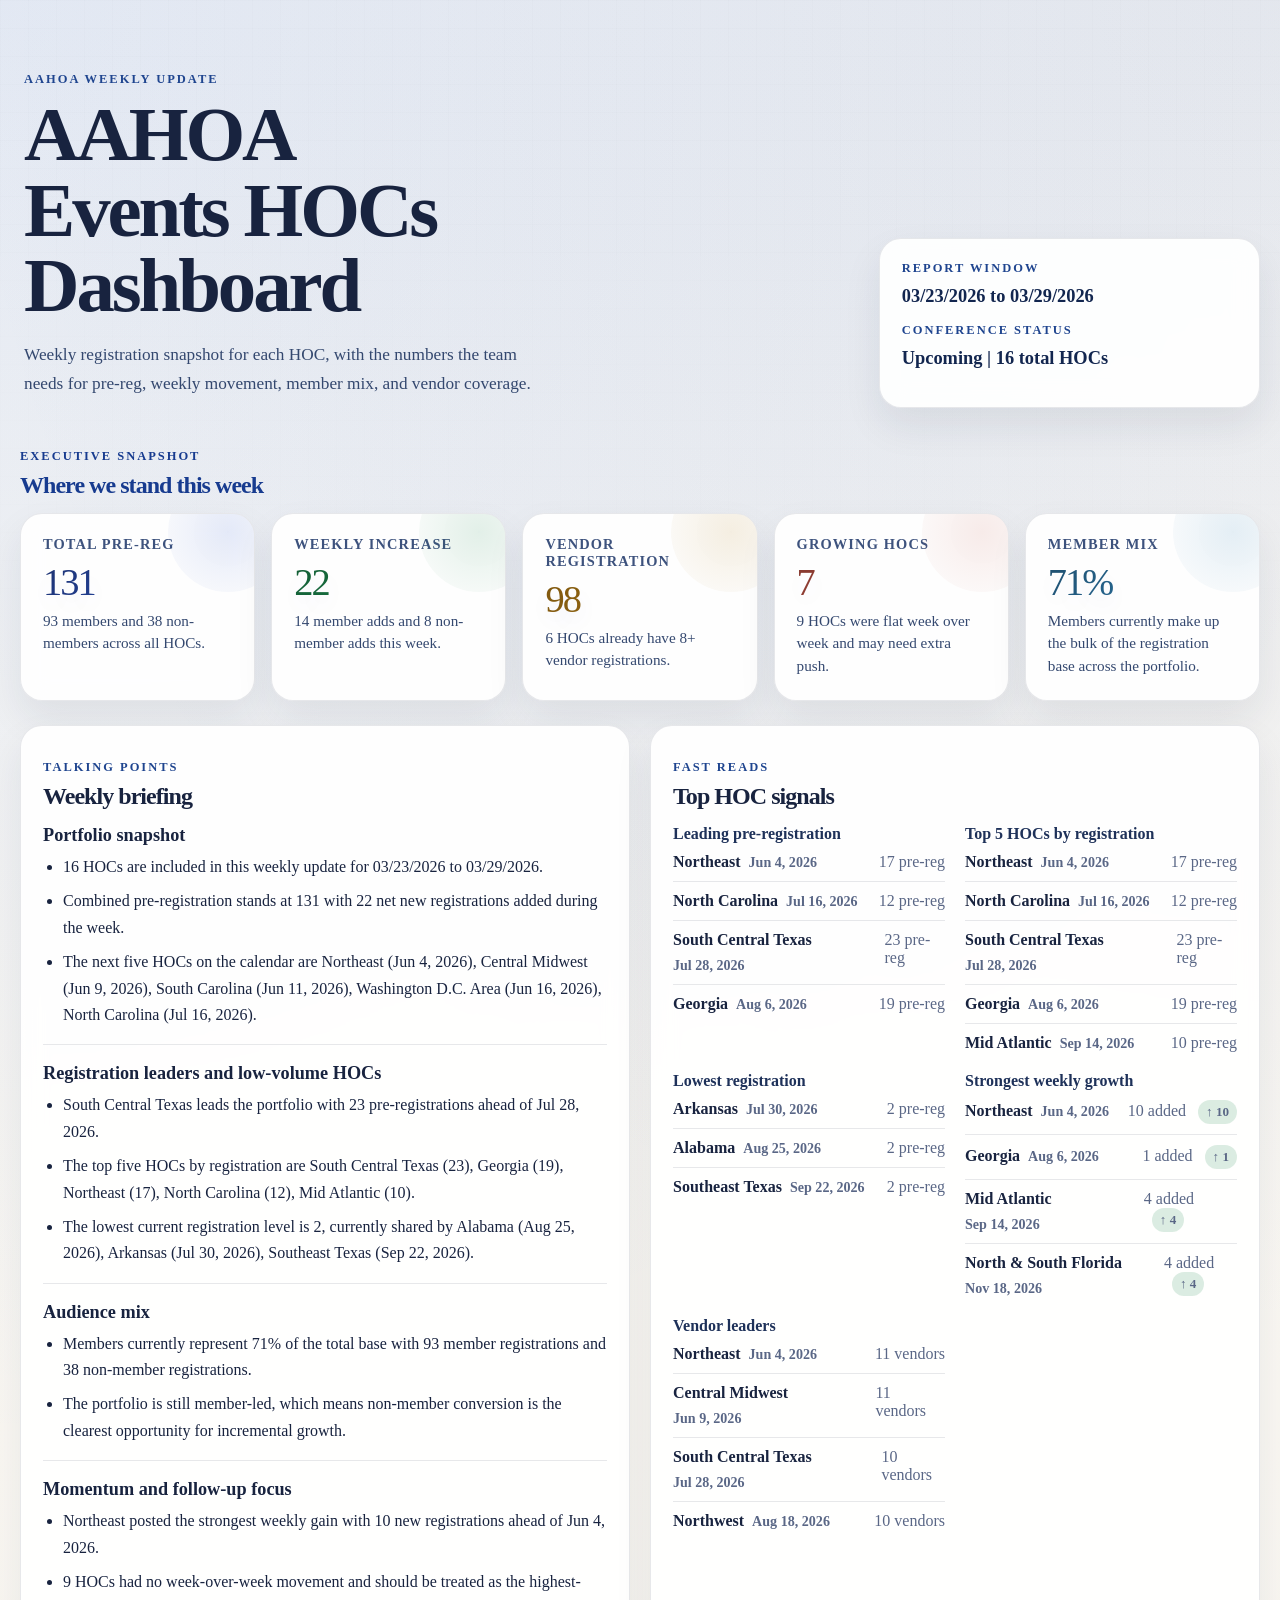
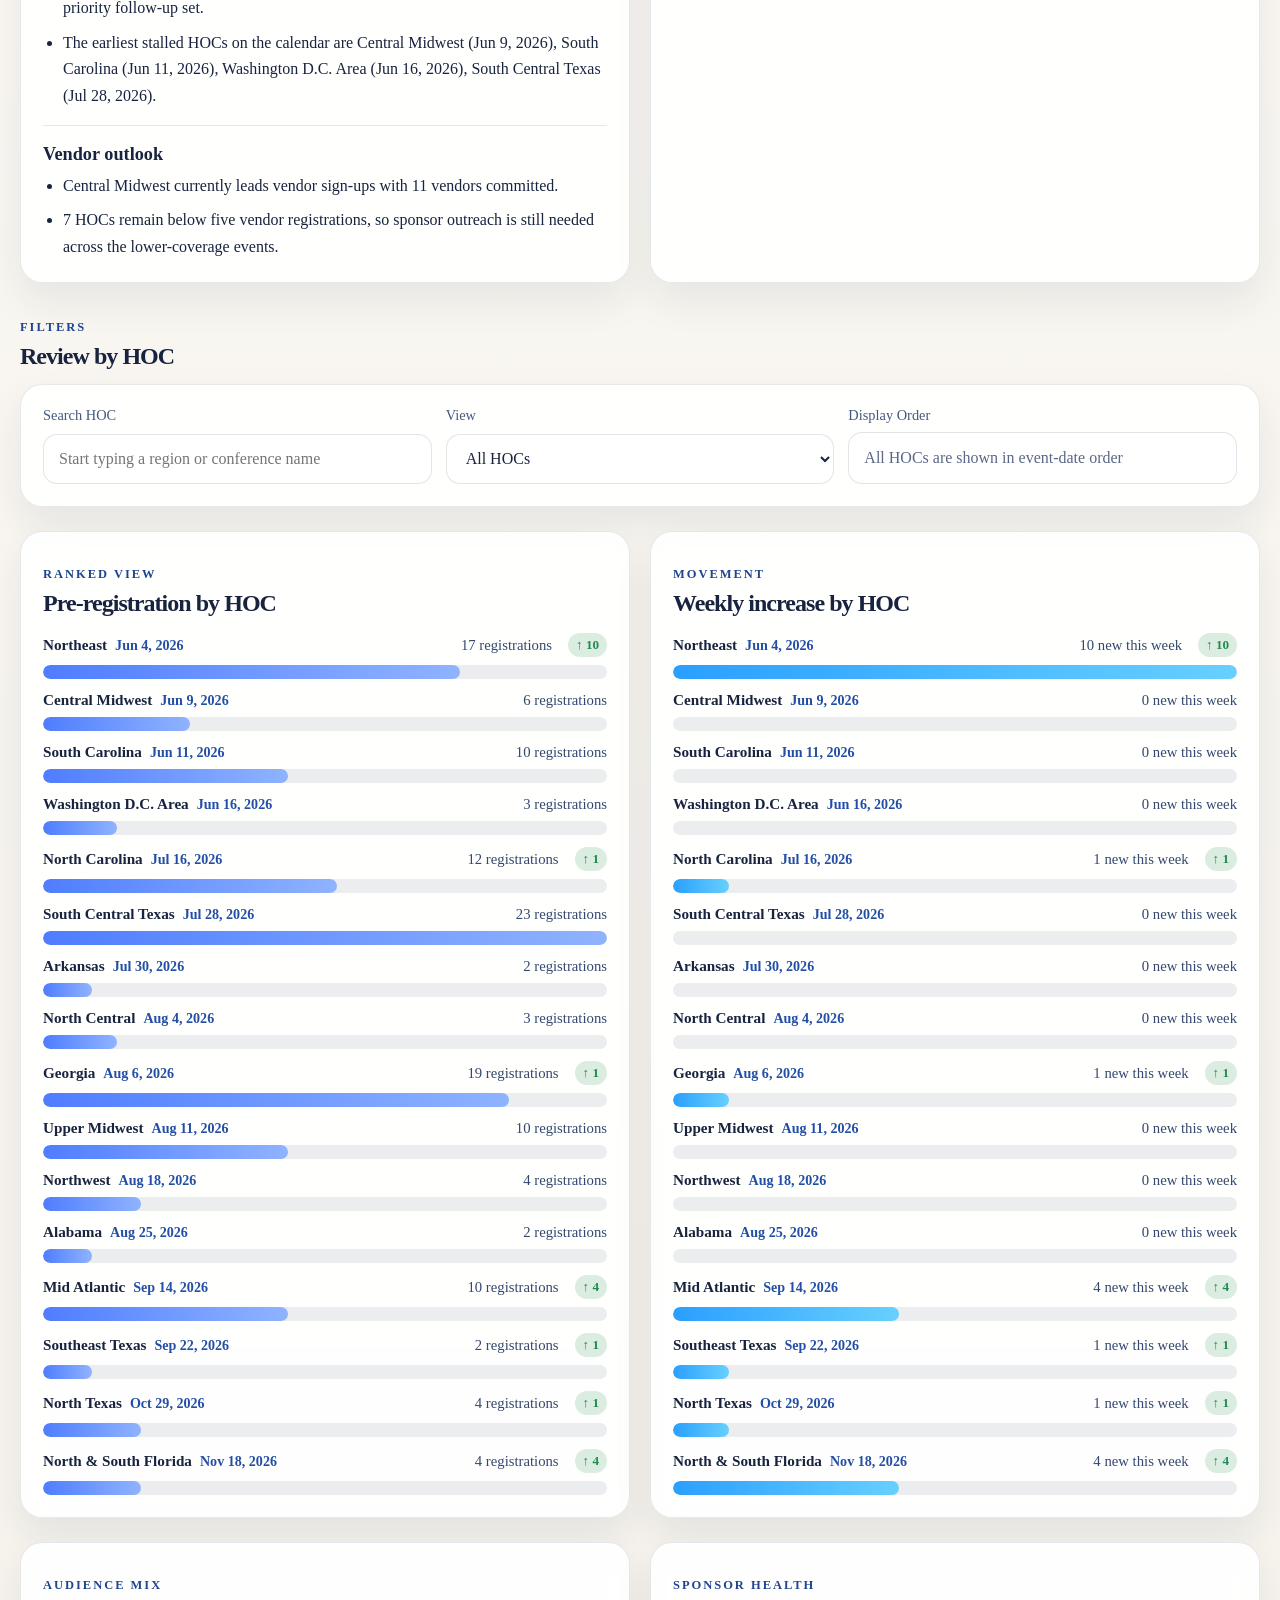
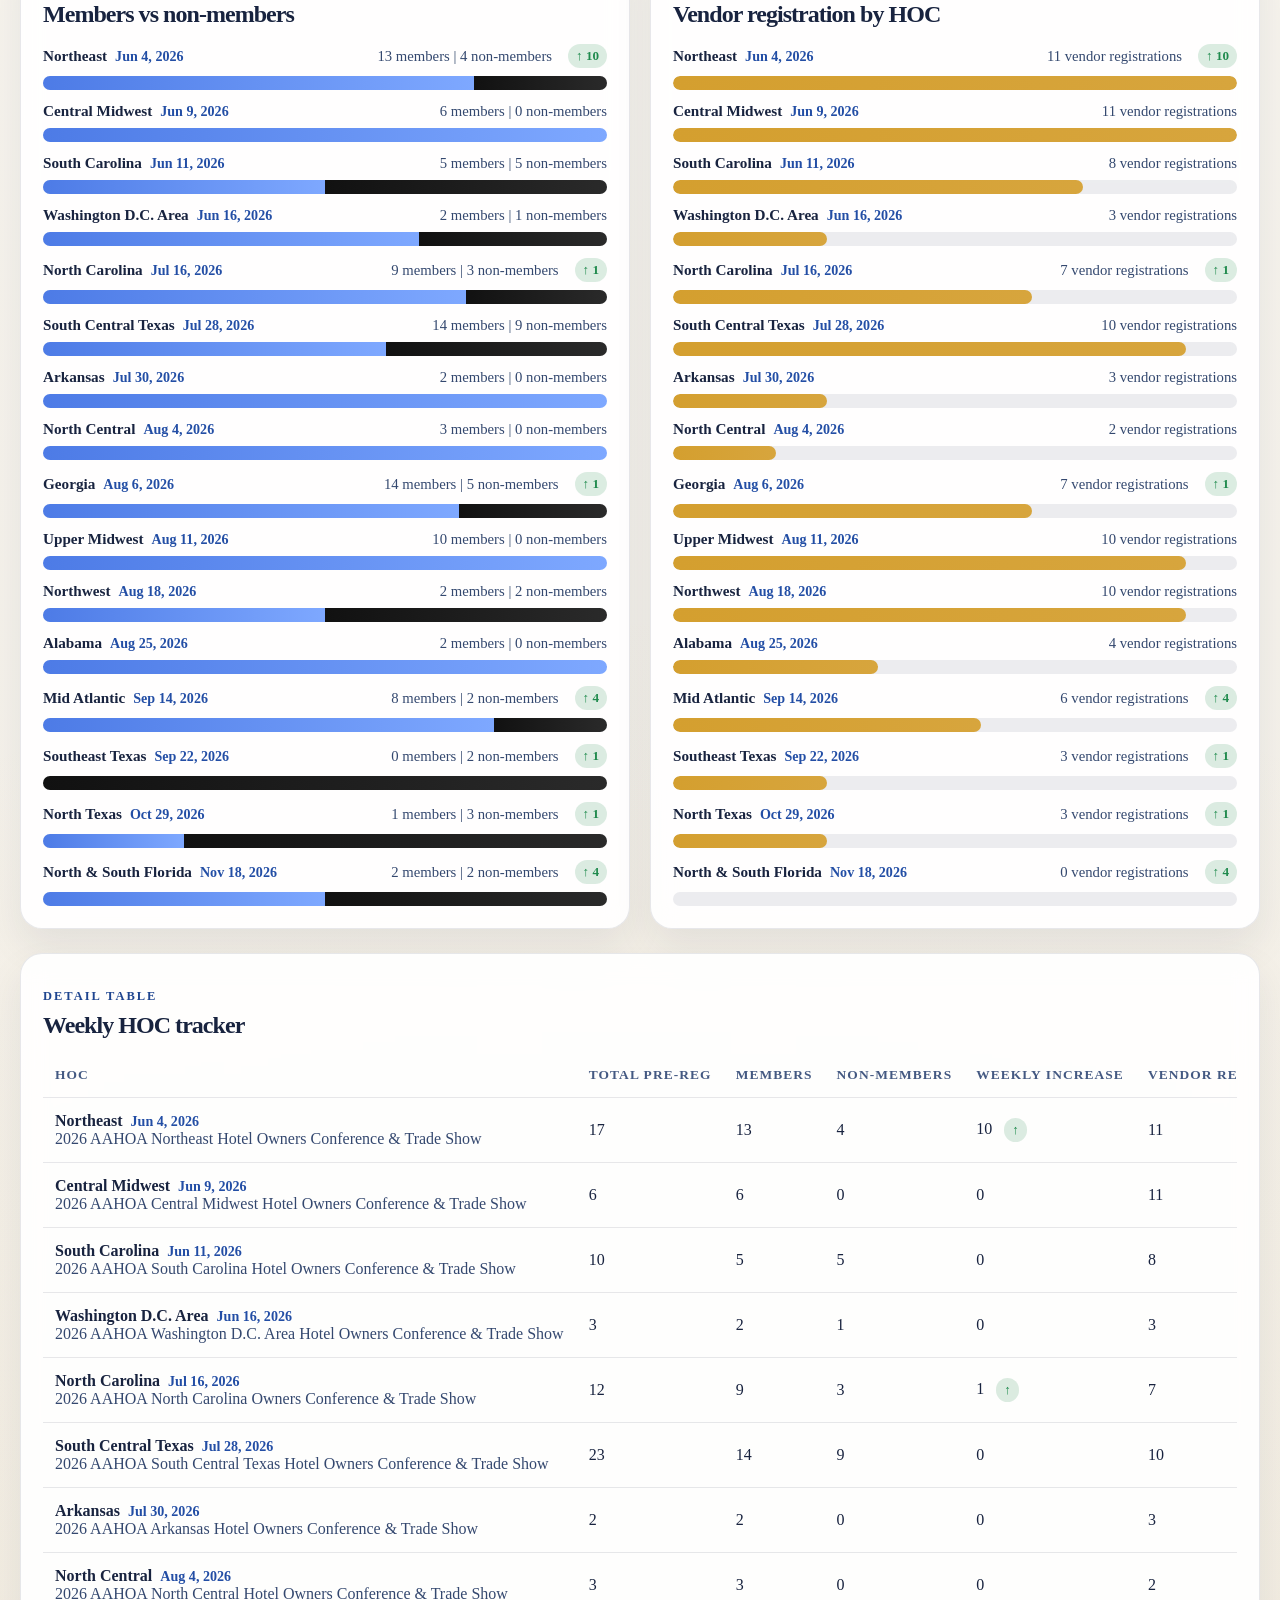
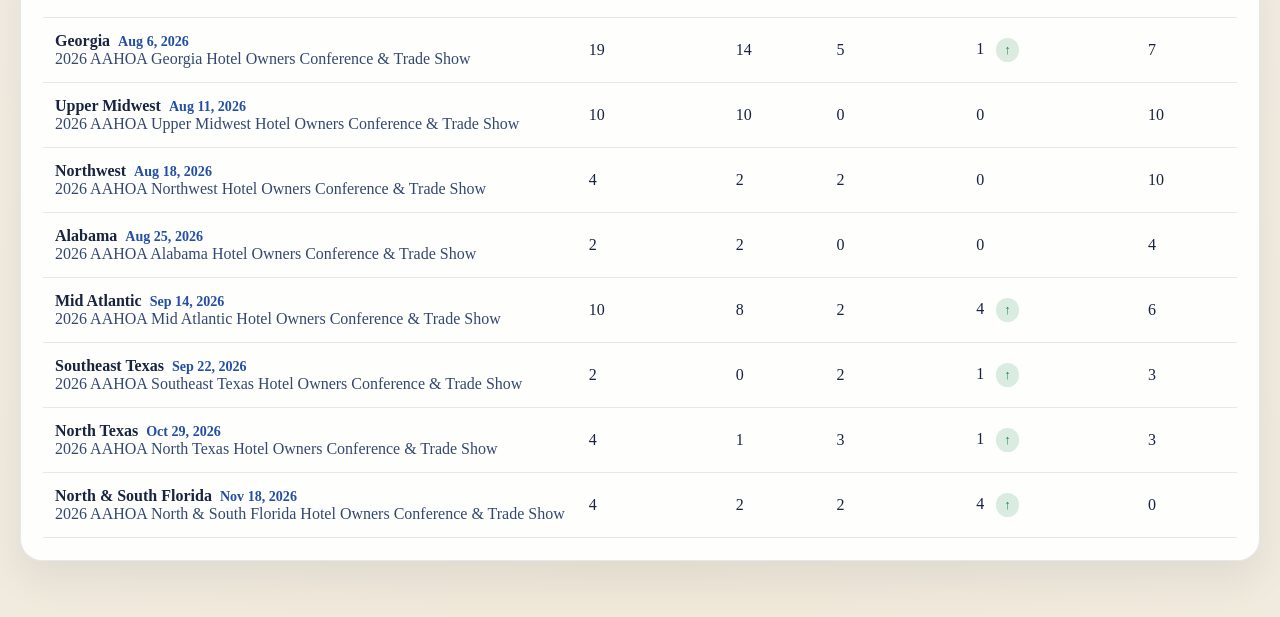
<file: index.html>
<!DOCTYPE html>
<html lang="en">
  <head>
    <meta charset="UTF-8" />
    <meta name="viewport" content="width=device-width, initial-scale=1.0" />
    <title>AAHOA Events HOCs Dashboard</title>
    <link rel="stylesheet" href="./styles.css" />
  </head>
  <body>
    <div class="page-shell">
      <header class="hero">
        <div class="hero-copy">
          <p class="eyebrow">AAHOA Weekly Update</p>
          <h1>AAHOA Events HOCs Dashboard</h1>
          <p class="hero-text">
            Weekly registration snapshot for each HOC, with the numbers the team needs for pre-reg,
            weekly movement, member mix, and vendor coverage.
          </p>
        </div>
        <div class="hero-meta panel">
          <span class="meta-label">Report Window</span>
          <strong id="reportWindow">Loading...</strong>
          <span class="meta-label">Conference Status</span>
          <strong id="statusSummary">Loading...</strong>
        </div>
      </header>

      <main>
        <section class="section">
          <div class="section-heading">
            <div>
              <p class="eyebrow">Executive Snapshot</p>
              <h2>Where we stand this week</h2>
            </div>
          </div>
          <div id="summaryCards" class="summary-grid"></div>
        </section>

        <section class="section two-column">
          <article class="panel">
            <div class="panel-heading">
              <div>
                <p class="eyebrow">Talking Points</p>
                <h2>Weekly briefing</h2>
              </div>
            </div>
            <div id="briefingList" class="briefing-list"></div>
          </article>

          <article class="panel">
            <div class="panel-heading">
              <div>
                <p class="eyebrow">Fast Reads</p>
                <h2>Top HOC signals</h2>
              </div>
            </div>
            <div class="signal-grid">
              <div>
                <h3>Leading pre-registration</h3>
                <div id="leadersList" class="mini-list"></div>
              </div>
              <div>
                <h3>Top 5 HOCs by registration</h3>
                <div id="topFiveList" class="mini-list"></div>
              </div>
              <div>
                <h3>Lowest registration</h3>
                <div id="lowestList" class="mini-list"></div>
              </div>
              <div>
                <h3>Strongest weekly growth</h3>
                <div id="growthList" class="mini-list"></div>
              </div>
              <div>
                <h3>Vendor leaders</h3>
                <div id="vendorList" class="mini-list"></div>
              </div>
            </div>
          </article>
        </section>

        <section class="section">
          <div class="section-heading">
            <div>
              <p class="eyebrow">Filters</p>
              <h2>Review by HOC</h2>
            </div>
          </div>
          <div class="panel controls">
            <label class="control">
              <span>Search HOC</span>
              <input id="searchInput" type="search" placeholder="Start typing a region or conference name" />
            </label>
            <label class="control">
              <span>View</span>
              <select id="focusSelect">
                <option value="all">All HOCs</option>
                <option value="growing">Only HOCs with weekly growth</option>
                <option value="stalled">Only HOCs with no weekly growth</option>
              </select>
            </label>
            <div class="control">
              <span>Display Order</span>
              <div class="control-static">All HOCs are shown in event-date order</div>
            </div>
          </div>
        </section>

        <section class="section chart-layout">
          <article class="panel chart-panel">
            <div class="panel-heading">
              <div>
                <p class="eyebrow">Ranked View</p>
                <h2>Pre-registration by HOC</h2>
              </div>
            </div>
            <div id="preRegChart" class="bar-chart"></div>
          </article>

          <article class="panel chart-panel">
            <div class="panel-heading">
              <div>
                <p class="eyebrow">Movement</p>
                <h2>Weekly increase by HOC</h2>
              </div>
            </div>
            <div id="weeklyGrowthChart" class="bar-chart"></div>
          </article>
        </section>

        <section class="section chart-layout">
          <article class="panel chart-panel">
            <div class="panel-heading">
              <div>
                <p class="eyebrow">Audience Mix</p>
                <h2>Members vs non-members</h2>
              </div>
            </div>
            <div id="memberMixChart" class="stacked-chart"></div>
          </article>

          <article class="panel chart-panel">
            <div class="panel-heading">
              <div>
                <p class="eyebrow">Sponsor Health</p>
                <h2>Vendor registration by HOC</h2>
              </div>
            </div>
            <div id="vendorChart" class="bar-chart"></div>
          </article>
        </section>

        <section class="section">
          <article class="panel table-panel">
            <div class="panel-heading">
              <div>
                <p class="eyebrow">Detail Table</p>
                <h2>Weekly HOC tracker</h2>
              </div>
            </div>
            <div class="table-wrap">
              <table>
                <thead>
                  <tr>
                    <th>HOC</th>
                    <th>Total Pre-Reg</th>
                    <th>Members</th>
                    <th>Non-Members</th>
                    <th>Weekly Increase</th>
                    <th>Vendor Reg</th>
                    <th>Member Share</th>
                    <th>Status</th>
                  </tr>
                </thead>
                <tbody id="tableBody"></tbody>
              </table>
            </div>
          </article>
        </section>
      </main>
    </div>

    <script src="./app.js"></script>
  </body>
</html>
</file>
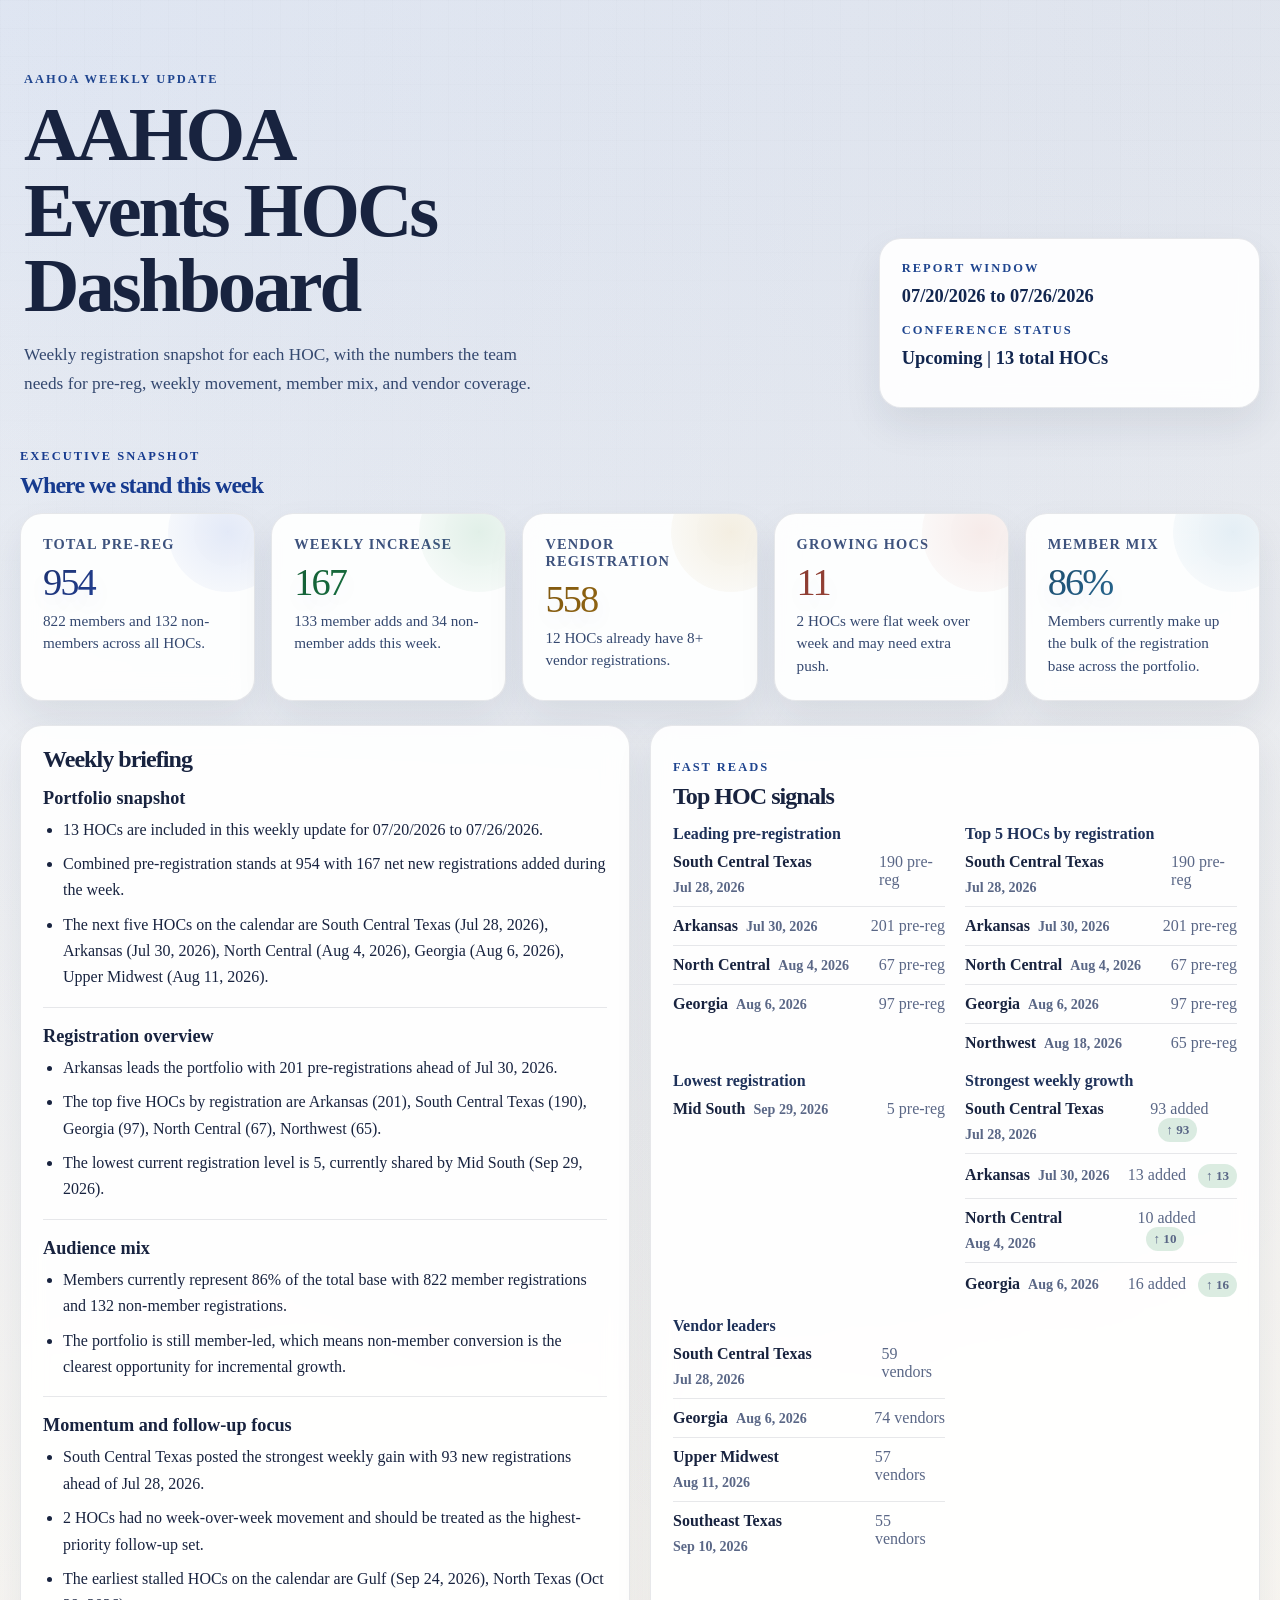
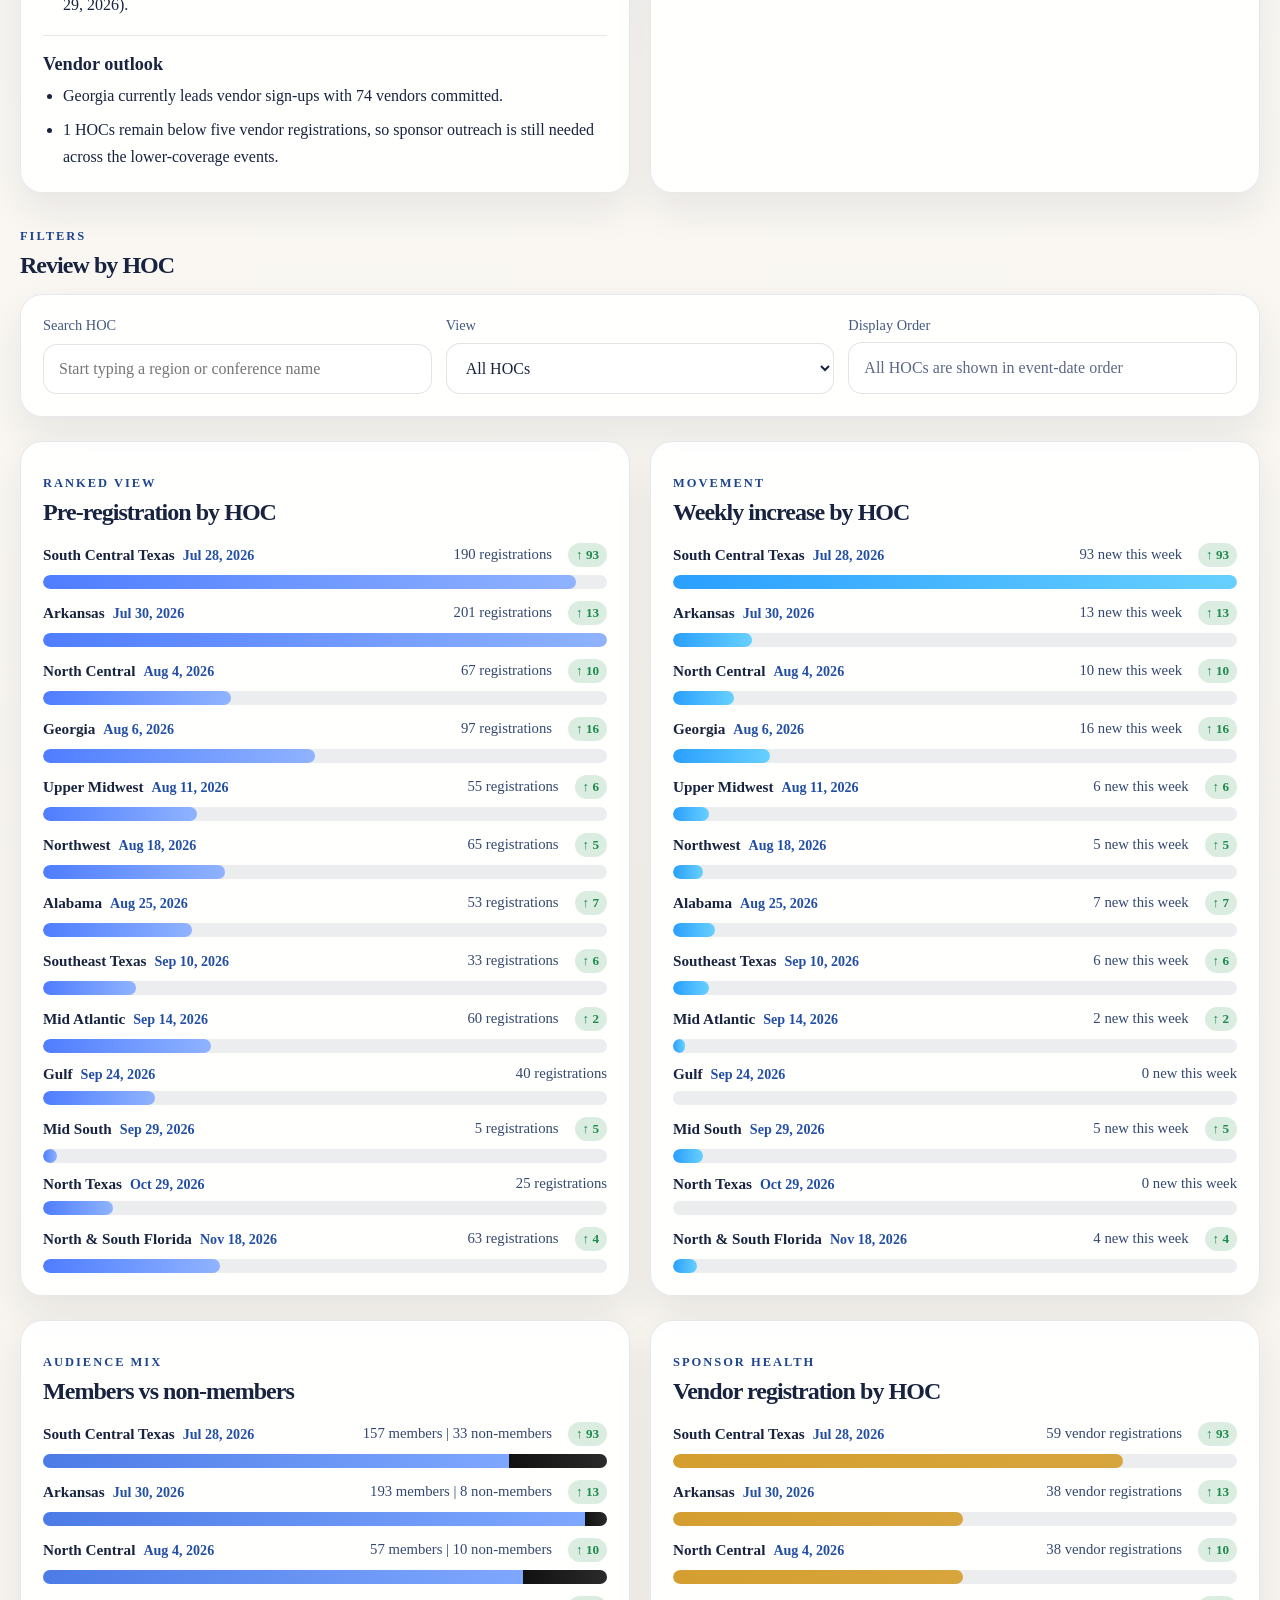
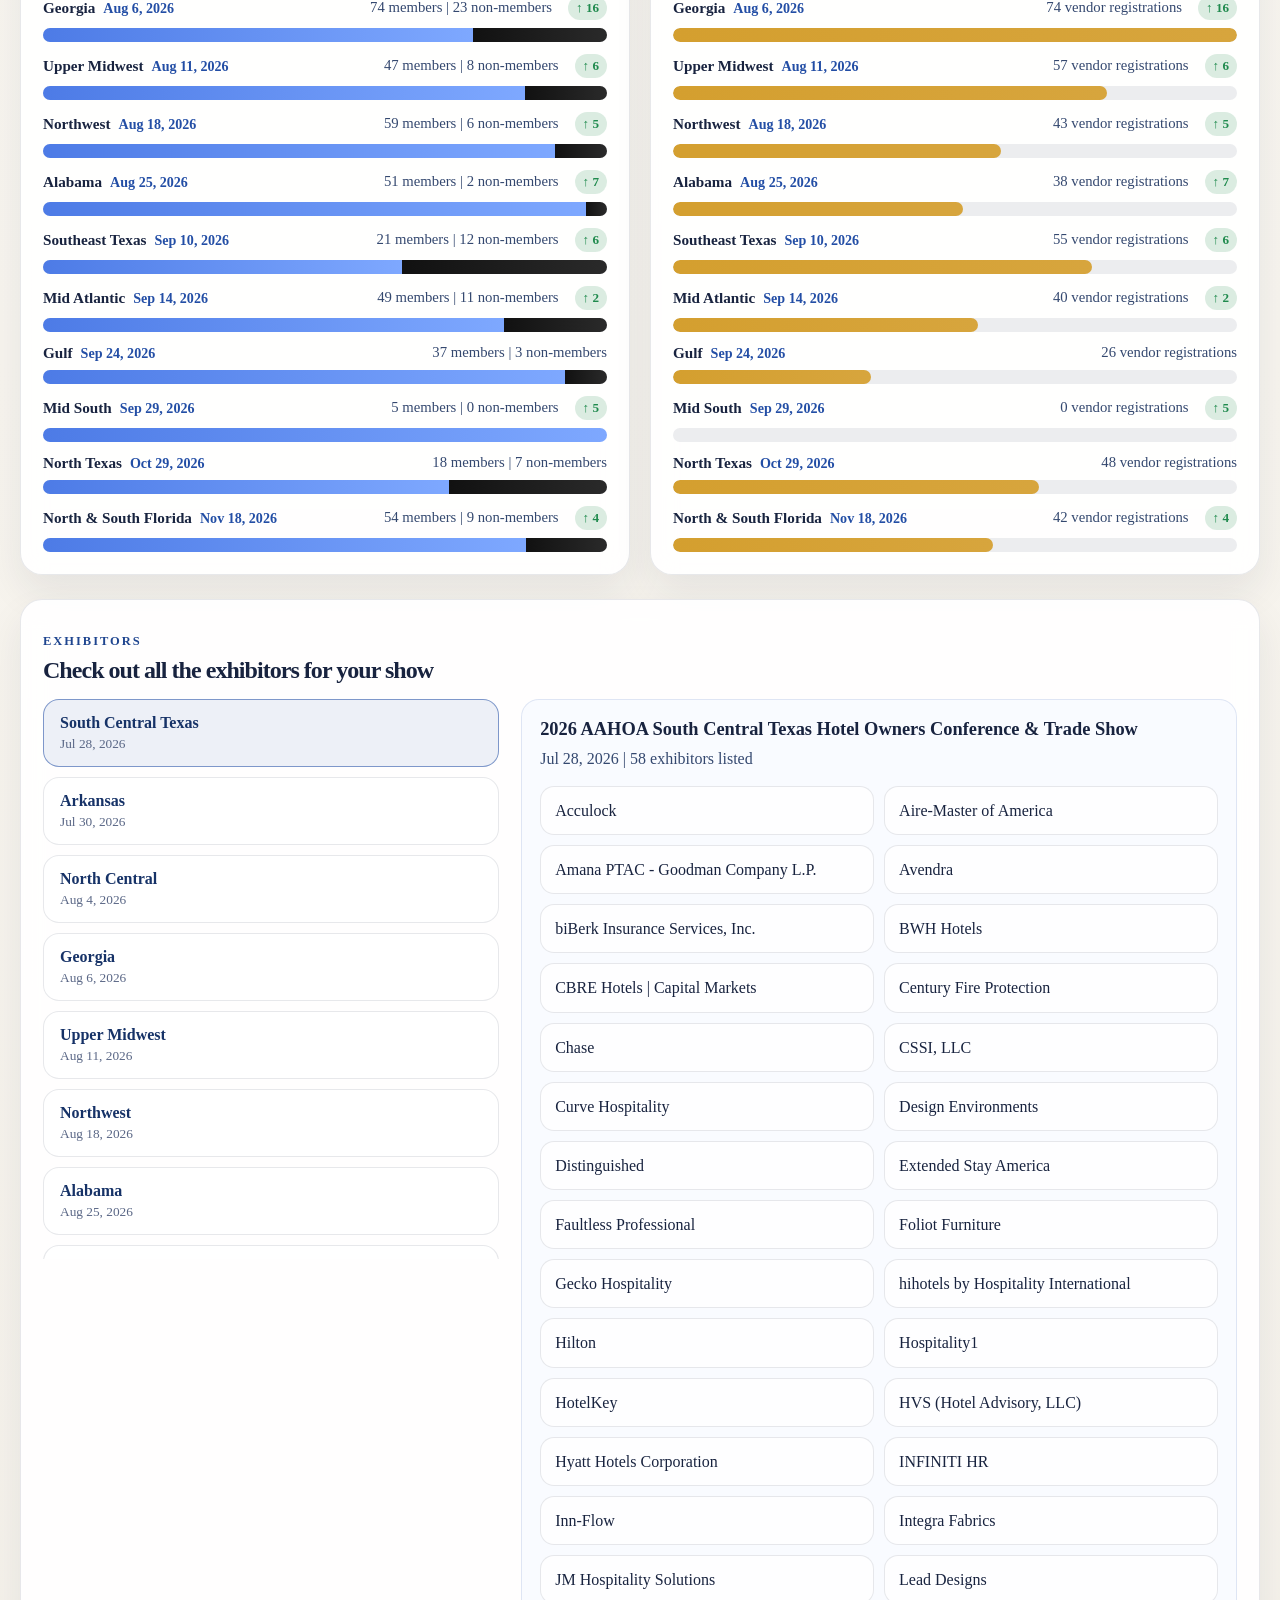
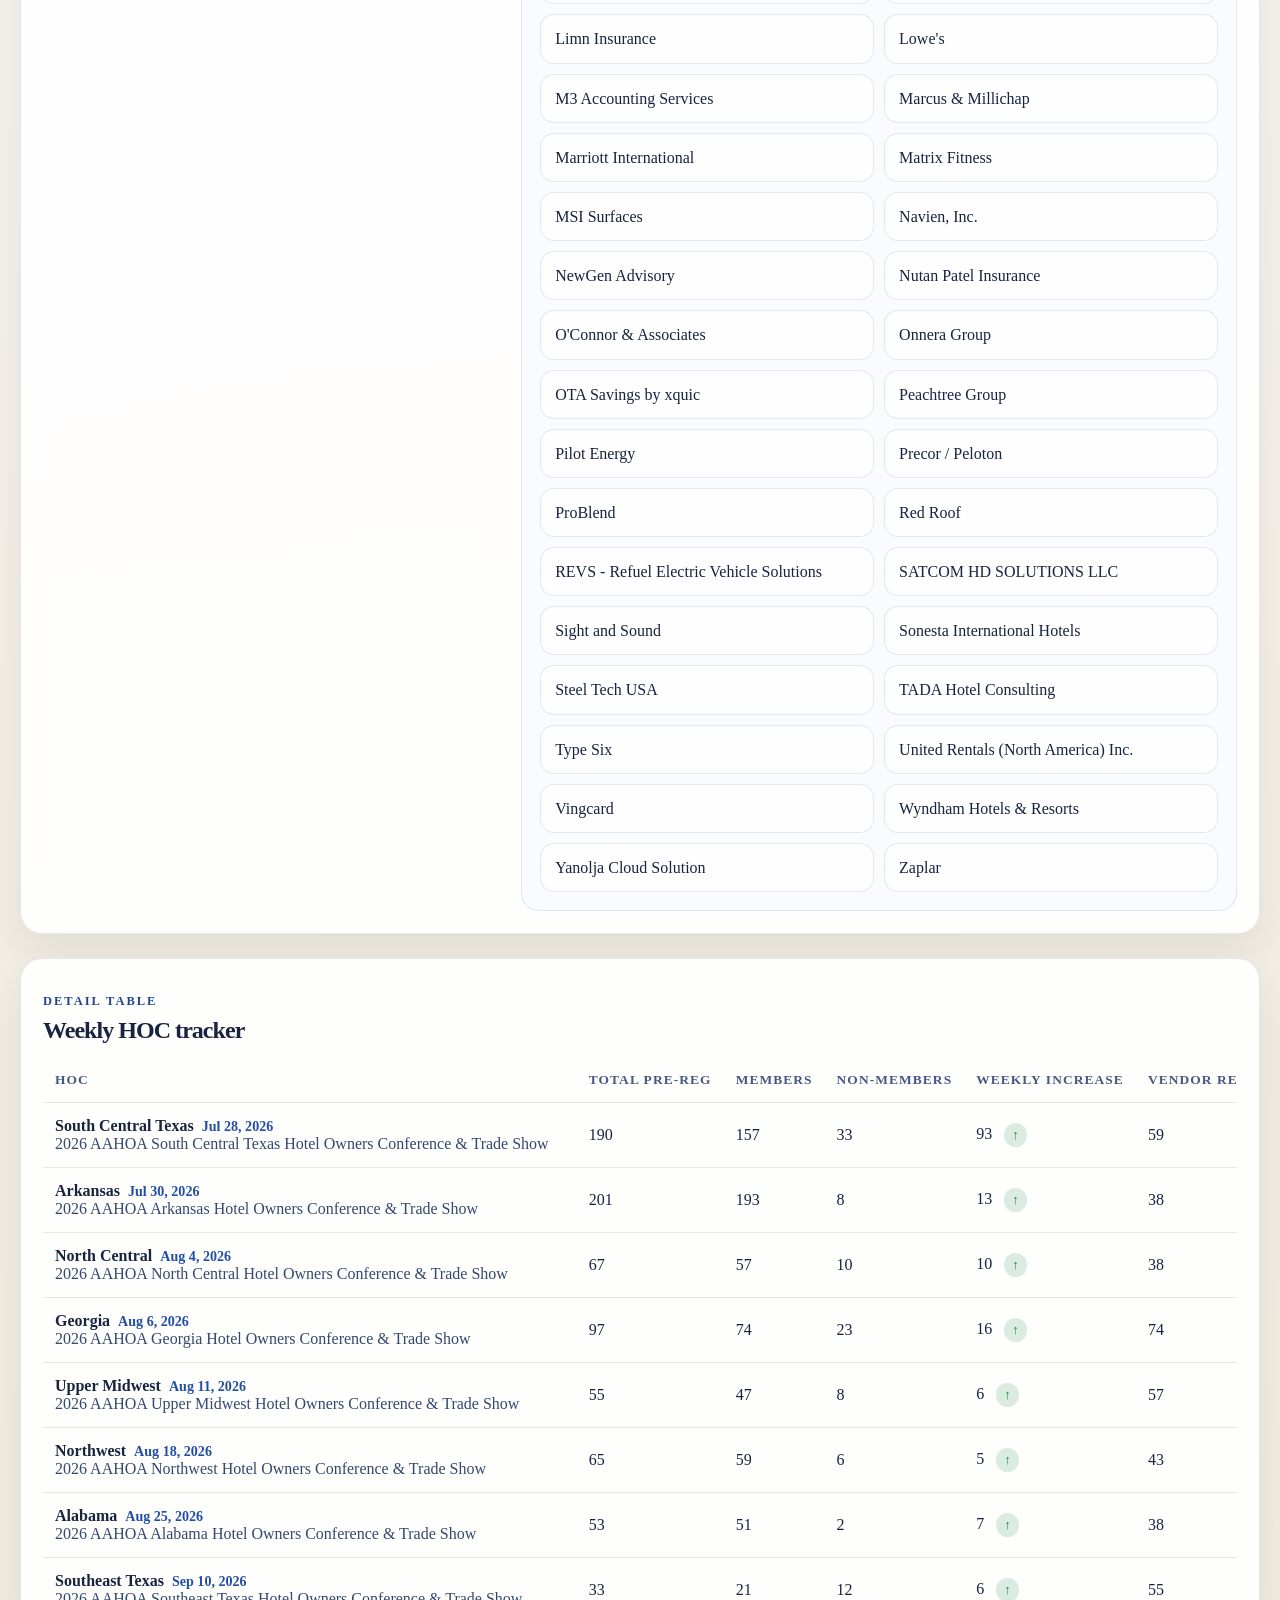
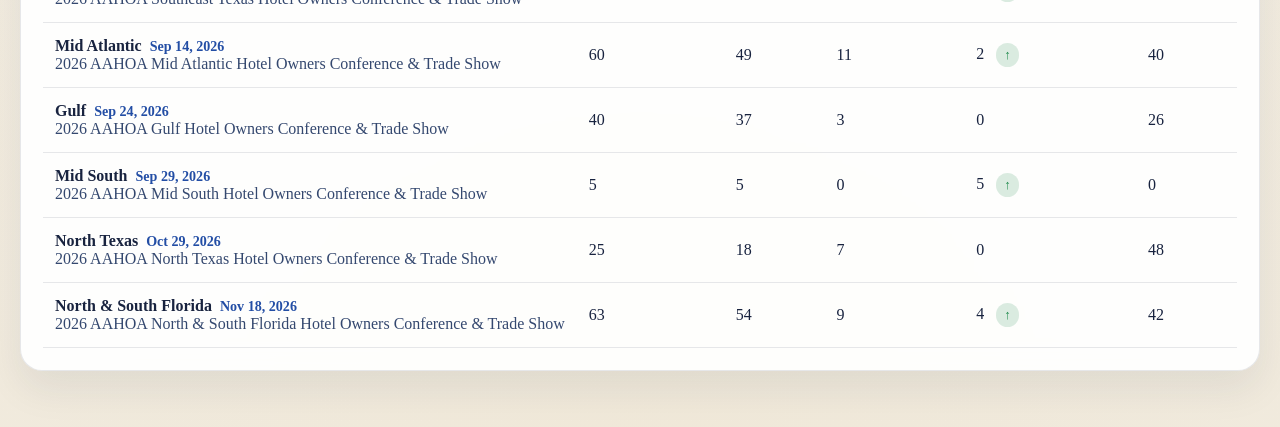
<file: hoc-weekly-dashboard/index.html>
<!DOCTYPE html>
<html lang="en">
  <head>
    <meta charset="UTF-8" />
    <meta name="viewport" content="width=device-width, initial-scale=1.0" />
    <title>AAHOA Events HOCs Dashboard</title>
    <link rel="stylesheet" href="./styles.css" />
  </head>
  <body>
    <div class="page-shell">
      <header class="hero">
        <div class="hero-copy">
          <p class="eyebrow">AAHOA Weekly Update</p>
          <h1>AAHOA Events HOCs Dashboard</h1>
          <p class="hero-text">
            Weekly registration snapshot for each HOC, with the numbers the team needs for pre-reg,
            weekly movement, member mix, and vendor coverage.
          </p>
        </div>
        <div class="hero-meta panel">
          <span class="meta-label">Report Window</span>
          <strong id="reportWindow">Loading...</strong>
          <span class="meta-label">Conference Status</span>
          <strong id="statusSummary">Loading...</strong>
        </div>
      </header>

      <main>
        <section class="section">
          <div class="section-heading">
            <div>
              <p class="eyebrow">Executive Snapshot</p>
              <h2>Where we stand this week</h2>
            </div>
          </div>
          <div id="summaryCards" class="summary-grid"></div>
        </section>

        <section class="section two-column">
          <article class="panel">
            <div class="panel-heading">
              <div>
                <h2>Weekly briefing</h2>
              </div>
            </div>
            <div id="briefingList" class="briefing-list"></div>
          </article>

          <article class="panel">
            <div class="panel-heading">
              <div>
                <p class="eyebrow">Fast Reads</p>
                <h2>Top HOC signals</h2>
              </div>
            </div>
            <div class="signal-grid">
              <div>
                <h3>Leading pre-registration</h3>
                <div id="leadersList" class="mini-list"></div>
              </div>
              <div>
                <h3>Top 5 HOCs by registration</h3>
                <div id="topFiveList" class="mini-list"></div>
              </div>
              <div>
                <h3>Lowest registration</h3>
                <div id="lowestList" class="mini-list"></div>
              </div>
              <div>
                <h3>Strongest weekly growth</h3>
                <div id="growthList" class="mini-list"></div>
              </div>
              <div>
                <h3>Vendor leaders</h3>
                <div id="vendorList" class="mini-list"></div>
              </div>
            </div>
          </article>
        </section>

        <section class="section">
          <div class="section-heading">
            <div>
              <p class="eyebrow">Filters</p>
              <h2>Review by HOC</h2>
            </div>
          </div>
          <div class="panel controls">
            <label class="control">
              <span>Search HOC</span>
              <input id="searchInput" type="search" placeholder="Start typing a region or conference name" />
            </label>
            <label class="control">
              <span>View</span>
              <select id="focusSelect">
                <option value="all">All HOCs</option>
                <option value="growing">Only HOCs with weekly growth</option>
                <option value="stalled">Only HOCs with no weekly growth</option>
              </select>
            </label>
            <div class="control">
              <span>Display Order</span>
              <div class="control-static">All HOCs are shown in event-date order</div>
            </div>
          </div>
        </section>

        <section class="section chart-layout">
          <article class="panel chart-panel">
            <div class="panel-heading">
              <div>
                <p class="eyebrow">Ranked View</p>
                <h2>Pre-registration by HOC</h2>
              </div>
            </div>
            <div id="preRegChart" class="bar-chart"></div>
          </article>

          <article class="panel chart-panel">
            <div class="panel-heading">
              <div>
                <p class="eyebrow">Movement</p>
                <h2>Weekly increase by HOC</h2>
              </div>
            </div>
            <div id="weeklyGrowthChart" class="bar-chart"></div>
          </article>
        </section>

        <section class="section chart-layout">
          <article class="panel chart-panel">
            <div class="panel-heading">
              <div>
                <p class="eyebrow">Audience Mix</p>
                <h2>Members vs non-members</h2>
              </div>
            </div>
            <div id="memberMixChart" class="stacked-chart"></div>
          </article>

          <article class="panel chart-panel">
            <div class="panel-heading">
              <div>
                <p class="eyebrow">Sponsor Health</p>
                <h2>Vendor registration by HOC</h2>
              </div>
            </div>
            <div id="vendorChart" class="bar-chart"></div>
          </article>
        </section>

        <section class="section">
          <article class="panel exhibitor-panel">
            <div class="panel-heading">
              <div>
                <p class="eyebrow">Exhibitors</p>
                <h2>Check out all the exhibitors for your show</h2>
              </div>
            </div>
            <div class="exhibitor-browser">
              <div id="exhibitorChooser" class="exhibitor-chooser"></div>
              <div class="exhibitor-detail">
                <div class="exhibitor-detail-head">
                  <h3 id="exhibitorShowName">Loading...</h3>
                  <p id="exhibitorMeta" class="muted">Loading...</p>
                </div>
                <div id="exhibitorList" class="exhibitor-list"></div>
              </div>
            </div>
          </article>
        </section>

        <section class="section">
          <article class="panel table-panel">
            <div class="panel-heading">
              <div>
                <p class="eyebrow">Detail Table</p>
                <h2>Weekly HOC tracker</h2>
              </div>
            </div>
            <div class="table-wrap">
              <table>
                <thead>
                  <tr>
                    <th>HOC</th>
                    <th>Total Pre-Reg</th>
                    <th>Members</th>
                    <th>Non-Members</th>
                    <th>Weekly Increase</th>
                    <th>Vendor Reg</th>
                    <th>Member Share</th>
                    <th>Status</th>
                  </tr>
                </thead>
                <tbody id="tableBody"></tbody>
              </table>
            </div>
          </article>
        </section>
      </main>
    </div>

    <script src="./app.js"></script>
  </body>
</html>
</file>
<file: styles.css>
:root {
  --bg: #f7f4ee;
  --panel: rgba(255, 255, 255, 0.92);
  --panel-strong: #ffffff;
  --text: #18233f;
  --muted: #5a6786;
  --muted-strong: #34486f;
  --line: rgba(24, 35, 63, 0.1);
  --accent: #234ea5;
  --accent-2: #2f6de0;
  --accent-3: #d7a53d;
  --accent-4: #4d84e6;
  --success: #1f8a4d;
  --success-soft: rgba(31, 138, 77, 0.16);
  --royal: #2d57c8;
  --royal-dark: #173b8f;
  --gold-deep: #b07d18;
  --coral: #c35b4b;
  --sky: #2d7fb3;
  --shadow: 0 18px 38px rgba(24, 35, 63, 0.08);
  --radius: 22px;
}

* {
  box-sizing: border-box;
}

body {
  margin: 0;
  min-height: 100vh;
  color: var(--text);
  background:
    radial-gradient(circle at top left, rgba(47, 109, 224, 0.12), transparent 26%),
    radial-gradient(circle at top right, rgba(35, 78, 165, 0.1), transparent 24%),
    radial-gradient(circle at bottom center, rgba(215, 165, 61, 0.08), transparent 30%),
    linear-gradient(180deg, #fcfaf6 0%, var(--bg) 52%, #f2eee6 100%);
  font-family: Georgia, "Times New Roman", serif;
}

body::before {
  content: "";
  position: fixed;
  inset: 0;
  pointer-events: none;
  background-image:
    linear-gradient(rgba(0, 0, 0, 0.02) 1px, transparent 1px),
    linear-gradient(90deg, rgba(0, 0, 0, 0.02) 1px, transparent 1px);
  background-size: 28px 28px;
  mask-image: linear-gradient(180deg, rgba(0, 0, 0, 0.45), transparent 85%);
}

.page-shell {
  position: relative;
  max-width: 1440px;
  margin: 0 auto;
  padding: 32px 20px 56px;
}

.hero,
.two-column,
.chart-layout {
  display: grid;
  gap: 20px;
}

.hero {
  grid-template-columns: minmax(0, 1.65fr) minmax(280px, 0.75fr);
  align-items: end;
  margin-bottom: 28px;
}

.hero-copy {
  padding: 28px 30px 10px 4px;
}

.hero h1,
.section-heading h2,
.panel-heading h2 {
  margin: 0;
  line-height: 0.98;
  font-weight: 700;
  letter-spacing: -0.04em;
}

.hero h1 {
  max-width: 11ch;
  font-size: clamp(3.1rem, 6vw, 5.6rem);
}

.hero-text {
  max-width: 62ch;
  margin: 18px 0 0;
  color: var(--muted-strong);
  font-size: 1.08rem;
  line-height: 1.65;
}

.eyebrow,
.meta-label {
  display: block;
  margin-bottom: 10px;
  color: #1f458f;
  text-transform: uppercase;
  letter-spacing: 0.16em;
  font-size: 0.78rem;
  font-weight: 700;
}

.panel {
  background: var(--panel);
  border: 1px solid var(--line);
  border-radius: var(--radius);
  box-shadow: var(--shadow);
  backdrop-filter: blur(12px);
}

.hero-meta {
  padding: 24px;
}

.hero-meta strong {
  display: block;
  margin-bottom: 16px;
  font-size: 1.15rem;
  color: #12264f;
}

.section {
  margin-top: 24px;
}

.section-heading,
.panel-heading {
  display: flex;
  align-items: center;
  justify-content: space-between;
  margin-bottom: 16px;
}

.section:first-of-type .eyebrow,
.section:first-of-type .section-heading h2 {
  color: var(--royal-dark);
}

.summary-grid {
  display: grid;
  grid-template-columns: repeat(5, minmax(0, 1fr));
  gap: 16px;
}

.summary-card {
  padding: 22px 20px;
  position: relative;
  overflow: hidden;
}

.summary-card h3 {
  margin: 0 0 10px;
  font-size: 0.9rem;
  font-weight: 700;
  color: #3d527d;
  text-transform: uppercase;
  letter-spacing: 0.08em;
}

.summary-value {
  font-size: clamp(2rem, 3vw, 2.8rem);
  letter-spacing: -0.05em;
  line-height: 1;
  background: linear-gradient(135deg, #1f2d53 0%, #304a7c 100%);
  -webkit-background-clip: text;
  background-clip: text;
  color: transparent;
  text-shadow: 0 10px 22px rgba(35, 78, 165, 0.08);
}

.summary-note {
  margin-top: 8px;
  color: var(--muted-strong);
  line-height: 1.5;
  font-size: 0.95rem;
}

.summary-card::after {
  content: "";
  position: absolute;
  top: -42px;
  right: -34px;
  width: 120px;
  height: 120px;
  border-radius: 999px;
  opacity: 0.14;
  pointer-events: none;
}

.summary-card.tone-royal::after {
  background: radial-gradient(circle, rgba(45, 87, 200, 0.9), rgba(45, 87, 200, 0));
}

.summary-card.tone-green::after {
  background: radial-gradient(circle, rgba(31, 138, 77, 0.9), rgba(31, 138, 77, 0));
}

.summary-card.tone-gold::after {
  background: radial-gradient(circle, rgba(176, 125, 24, 0.9), rgba(176, 125, 24, 0));
}

.summary-card.tone-coral::after {
  background: radial-gradient(circle, rgba(195, 91, 75, 0.85), rgba(195, 91, 75, 0));
}

.summary-card.tone-sky::after {
  background: radial-gradient(circle, rgba(45, 127, 179, 0.9), rgba(45, 127, 179, 0));
}

.summary-card.tone-royal .summary-value {
  background: linear-gradient(135deg, #1d3270 0%, var(--royal) 100%);
  -webkit-background-clip: text;
  background-clip: text;
}

.summary-card.tone-green .summary-value {
  background: linear-gradient(135deg, #145e35 0%, var(--success) 100%);
  -webkit-background-clip: text;
  background-clip: text;
}

.summary-card.tone-gold .summary-value {
  background: linear-gradient(135deg, #80580f 0%, var(--gold-deep) 100%);
  -webkit-background-clip: text;
  background-clip: text;
}

.summary-card.tone-coral .summary-value {
  background: linear-gradient(135deg, #86392e 0%, var(--coral) 100%);
  -webkit-background-clip: text;
  background-clip: text;
}

.summary-card.tone-sky .summary-value {
  background: linear-gradient(135deg, #20506f 0%, var(--sky) 100%);
  -webkit-background-clip: text;
  background-clip: text;
}

.two-column,
.chart-layout {
  grid-template-columns: repeat(2, minmax(0, 1fr));
}

.panel,
.controls {
  padding: 22px;
}

.briefing-list {
  display: grid;
  gap: 18px;
}

.briefing-block {
  padding-bottom: 16px;
  border-bottom: 1px solid var(--line);
}

.briefing-block:last-child {
  padding-bottom: 0;
  border-bottom: 0;
}

.briefing-block h3 {
  margin: 0 0 8px;
  font-size: 1.14rem;
}

.briefing-block ul {
  margin: 0;
  padding-left: 20px;
  display: grid;
  gap: 8px;
  line-height: 1.65;
}

.signal-grid {
  display: grid;
  grid-template-columns: repeat(2, minmax(0, 1fr));
  gap: 20px;
}

.signal-grid h3 {
  margin: 0 0 10px;
  font-size: 1rem;
  color: #1e3159;
}

.mini-list {
  display: grid;
  gap: 10px;
}

.mini-item {
  display: flex;
  align-items: baseline;
  justify-content: space-between;
  gap: 12px;
  padding-bottom: 10px;
  border-bottom: 1px solid var(--line);
}

.mini-item:last-child {
  padding-bottom: 0;
  border-bottom: 0;
}

.mini-item-title {
  display: flex;
  align-items: baseline;
  flex-wrap: wrap;
  gap: 8px;
}

.date-tag {
  color: var(--accent);
  font-size: 0.88rem;
  font-weight: 700;
  white-space: nowrap;
}

.mini-item span {
  color: var(--muted);
}

.trend-badge {
  display: inline-flex;
  align-items: center;
  gap: 6px;
  margin-left: 8px;
  padding: 4px 8px;
  border-radius: 999px;
  background: var(--success-soft);
  color: var(--success);
  font-size: 0.82rem;
  font-weight: 700;
  white-space: nowrap;
}

.controls {
  display: grid;
  grid-template-columns: repeat(3, minmax(0, 1fr));
  gap: 14px;
}

.control {
  display: grid;
  gap: 8px;
}

.control span {
  font-size: 0.9rem;
  color: #445982;
}

.control input,
.control select,
.control-static {
  width: 100%;
  border: 1px solid rgba(24, 35, 63, 0.12);
  border-radius: 14px;
  background: var(--panel-strong);
  color: var(--text);
  padding: 14px 15px;
  font: inherit;
}

.control-static {
  display: flex;
  align-items: center;
  min-height: 52px;
  color: var(--muted);
}

.chart-panel {
  min-height: 470px;
}

.bar-chart,
.stacked-chart {
  display: grid;
  gap: 12px;
  margin-top: 18px;
}

.chart-row {
  display: grid;
  gap: 8px;
}

.chart-label-row,
.table-meta {
  display: flex;
  align-items: center;
  justify-content: space-between;
  gap: 14px;
}

.chart-label {
  font-weight: 700;
  font-size: 0.95rem;
}

.chart-title {
  display: flex;
  align-items: baseline;
  flex-wrap: wrap;
  gap: 8px;
}

.chart-value {
  color: var(--muted-strong);
  font-size: 0.92rem;
}

.chart-value-row {
  display: flex;
  align-items: center;
  justify-content: flex-end;
  gap: 8px;
}

.track {
  overflow: hidden;
  height: 14px;
  border-radius: 999px;
  background: rgba(24, 35, 63, 0.08);
}

.fill {
  height: 100%;
  border-radius: inherit;
  background: linear-gradient(90deg, #4f7dff, #8fb3ff);
}

.fill.secondary {
  background: linear-gradient(90deg, #2a9fff, #67d0ff);
}

.fill.vendor {
  background: linear-gradient(90deg, #d49f2f, var(--accent-3));
}

.stacked-track {
  display: flex;
  overflow: hidden;
  height: 14px;
  border-radius: 999px;
  background: rgba(24, 35, 63, 0.08);
}

.stack-segment.members {
  background: linear-gradient(90deg, #4d7be6, #7ea8ff);
}

.stack-segment.non-members {
  background: linear-gradient(90deg, #111111, #2a2a2a);
}

.table-panel {
  overflow: hidden;
}

.table-wrap {
  overflow: auto;
}

table {
  width: 100%;
  border-collapse: collapse;
  min-width: 920px;
}

th,
td {
  padding: 14px 12px;
  border-bottom: 1px solid var(--line);
  text-align: left;
  white-space: nowrap;
}

th {
  color: #445982;
  font-size: 0.84rem;
  text-transform: uppercase;
  letter-spacing: 0.08em;
}

tbody tr:hover {
  background: rgba(47, 109, 224, 0.06);
}

.badge {
  display: inline-flex;
  align-items: center;
  padding: 6px 10px;
  border-radius: 999px;
  background: rgba(35, 78, 165, 0.1);
  color: var(--accent);
  font-size: 0.85rem;
  font-weight: 700;
}

.muted {
  color: var(--muted-strong);
}

@media (max-width: 1100px) {
  .summary-grid {
    grid-template-columns: repeat(2, minmax(0, 1fr));
  }

  .hero,
  .two-column,
  .chart-layout,
  .controls {
    grid-template-columns: 1fr;
  }

  .signal-grid {
    grid-template-columns: 1fr;
  }
}

@media (max-width: 640px) {
  .page-shell {
    padding-inline: 14px;
  }

  .hero-copy,
  .panel,
  .controls {
    padding: 18px;
  }

  .summary-grid {
    grid-template-columns: 1fr;
  }

  .hero h1 {
    max-width: 100%;
  }
}
</file>
<file: hoc-weekly-dashboard/styles.css>
:root {
  --bg: #f7f4ee;
  --panel: rgba(255, 255, 255, 0.92);
  --panel-strong: #ffffff;
  --text: #18233f;
  --muted: #5a6786;
  --muted-strong: #34486f;
  --line: rgba(24, 35, 63, 0.1);
  --accent: #234ea5;
  --accent-2: #2f6de0;
  --accent-3: #d7a53d;
  --accent-4: #4d84e6;
  --success: #1f8a4d;
  --success-soft: rgba(31, 138, 77, 0.16);
  --royal: #2d57c8;
  --royal-dark: #173b8f;
  --gold-deep: #b07d18;
  --coral: #c35b4b;
  --sky: #2d7fb3;
  --shadow: 0 18px 38px rgba(24, 35, 63, 0.08);
  --radius: 22px;
}

* {
  box-sizing: border-box;
}

body {
  margin: 0;
  min-height: 100vh;
  color: var(--text);
  background:
    radial-gradient(circle at top left, rgba(47, 109, 224, 0.12), transparent 26%),
    radial-gradient(circle at top right, rgba(35, 78, 165, 0.1), transparent 24%),
    radial-gradient(circle at bottom center, rgba(215, 165, 61, 0.08), transparent 30%),
    linear-gradient(180deg, #fcfaf6 0%, var(--bg) 52%, #f2eee6 100%);
  font-family: Georgia, "Times New Roman", serif;
}

body::before {
  content: "";
  position: fixed;
  inset: 0;
  pointer-events: none;
  background-image:
    linear-gradient(rgba(0, 0, 0, 0.02) 1px, transparent 1px),
    linear-gradient(90deg, rgba(0, 0, 0, 0.02) 1px, transparent 1px);
  background-size: 28px 28px;
  mask-image: linear-gradient(180deg, rgba(0, 0, 0, 0.45), transparent 85%);
}

.page-shell {
  position: relative;
  max-width: 1440px;
  margin: 0 auto;
  padding: 32px 20px 56px;
}

.hero,
.two-column,
.chart-layout {
  display: grid;
  gap: 20px;
}

.hero {
  grid-template-columns: minmax(0, 1.65fr) minmax(280px, 0.75fr);
  align-items: end;
  margin-bottom: 28px;
}

.hero-copy {
  padding: 28px 30px 10px 4px;
}

.hero h1,
.section-heading h2,
.panel-heading h2 {
  margin: 0;
  line-height: 0.98;
  font-weight: 700;
  letter-spacing: -0.04em;
}

.hero h1 {
  max-width: 11ch;
  font-size: clamp(3.1rem, 6vw, 5.6rem);
}

.hero-text {
  max-width: 62ch;
  margin: 18px 0 0;
  color: var(--muted-strong);
  font-size: 1.08rem;
  line-height: 1.65;
}

.eyebrow,
.meta-label {
  display: block;
  margin-bottom: 10px;
  color: #1f458f;
  text-transform: uppercase;
  letter-spacing: 0.16em;
  font-size: 0.78rem;
  font-weight: 700;
}

.panel {
  background: var(--panel);
  border: 1px solid var(--line);
  border-radius: var(--radius);
  box-shadow: var(--shadow);
  backdrop-filter: blur(12px);
}

.hero-meta {
  padding: 24px;
}

.hero-meta strong {
  display: block;
  margin-bottom: 16px;
  font-size: 1.15rem;
  color: #12264f;
}

.section {
  margin-top: 24px;
}

.section-heading,
.panel-heading {
  display: flex;
  align-items: center;
  justify-content: space-between;
  margin-bottom: 16px;
}

.section:first-of-type .eyebrow,
.section:first-of-type .section-heading h2 {
  color: var(--royal-dark);
}

.summary-grid {
  display: grid;
  grid-template-columns: repeat(5, minmax(0, 1fr));
  gap: 16px;
}

.summary-card {
  padding: 22px 20px;
  position: relative;
  overflow: hidden;
}

.summary-card h3 {
  margin: 0 0 10px;
  font-size: 0.9rem;
  font-weight: 700;
  color: #3d527d;
  text-transform: uppercase;
  letter-spacing: 0.08em;
}

.summary-value {
  font-size: clamp(2rem, 3vw, 2.8rem);
  letter-spacing: -0.05em;
  line-height: 1;
  background: linear-gradient(135deg, #1f2d53 0%, #304a7c 100%);
  -webkit-background-clip: text;
  background-clip: text;
  color: transparent;
  text-shadow: 0 10px 22px rgba(35, 78, 165, 0.08);
}

.summary-note {
  margin-top: 8px;
  color: var(--muted-strong);
  line-height: 1.5;
  font-size: 0.95rem;
}

.summary-card::after {
  content: "";
  position: absolute;
  top: -42px;
  right: -34px;
  width: 120px;
  height: 120px;
  border-radius: 999px;
  opacity: 0.14;
  pointer-events: none;
}

.summary-card.tone-royal::after {
  background: radial-gradient(circle, rgba(45, 87, 200, 0.9), rgba(45, 87, 200, 0));
}

.summary-card.tone-green::after {
  background: radial-gradient(circle, rgba(31, 138, 77, 0.9), rgba(31, 138, 77, 0));
}

.summary-card.tone-gold::after {
  background: radial-gradient(circle, rgba(176, 125, 24, 0.9), rgba(176, 125, 24, 0));
}

.summary-card.tone-coral::after {
  background: radial-gradient(circle, rgba(195, 91, 75, 0.85), rgba(195, 91, 75, 0));
}

.summary-card.tone-sky::after {
  background: radial-gradient(circle, rgba(45, 127, 179, 0.9), rgba(45, 127, 179, 0));
}

.summary-card.tone-royal .summary-value {
  background: linear-gradient(135deg, #1d3270 0%, var(--royal) 100%);
  -webkit-background-clip: text;
  background-clip: text;
}

.summary-card.tone-green .summary-value {
  background: linear-gradient(135deg, #145e35 0%, var(--success) 100%);
  -webkit-background-clip: text;
  background-clip: text;
}

.summary-card.tone-gold .summary-value {
  background: linear-gradient(135deg, #80580f 0%, var(--gold-deep) 100%);
  -webkit-background-clip: text;
  background-clip: text;
}

.summary-card.tone-coral .summary-value {
  background: linear-gradient(135deg, #86392e 0%, var(--coral) 100%);
  -webkit-background-clip: text;
  background-clip: text;
}

.summary-card.tone-sky .summary-value {
  background: linear-gradient(135deg, #20506f 0%, var(--sky) 100%);
  -webkit-background-clip: text;
  background-clip: text;
}

.two-column,
.chart-layout {
  grid-template-columns: repeat(2, minmax(0, 1fr));
}

.panel,
.controls {
  padding: 22px;
}

.briefing-list {
  display: grid;
  gap: 18px;
}

.briefing-block {
  padding-bottom: 16px;
  border-bottom: 1px solid var(--line);
}

.briefing-block:last-child {
  padding-bottom: 0;
  border-bottom: 0;
}

.briefing-block h3 {
  margin: 0 0 8px;
  font-size: 1.14rem;
}

.briefing-block ul {
  margin: 0;
  padding-left: 20px;
  display: grid;
  gap: 8px;
  line-height: 1.65;
}

.signal-grid {
  display: grid;
  grid-template-columns: repeat(2, minmax(0, 1fr));
  gap: 20px;
}

.signal-grid h3 {
  margin: 0 0 10px;
  font-size: 1rem;
  color: #1e3159;
}

.mini-list {
  display: grid;
  gap: 10px;
}

.mini-item {
  display: flex;
  align-items: baseline;
  justify-content: space-between;
  gap: 12px;
  padding-bottom: 10px;
  border-bottom: 1px solid var(--line);
}

.mini-item:last-child {
  padding-bottom: 0;
  border-bottom: 0;
}

.mini-item-title {
  display: flex;
  align-items: baseline;
  flex-wrap: wrap;
  gap: 8px;
}

.date-tag {
  color: var(--accent);
  font-size: 0.88rem;
  font-weight: 700;
  white-space: nowrap;
}

.mini-item span {
  color: var(--muted);
}

.trend-badge {
  display: inline-flex;
  align-items: center;
  gap: 6px;
  margin-left: 8px;
  padding: 4px 8px;
  border-radius: 999px;
  background: var(--success-soft);
  color: var(--success);
  font-size: 0.82rem;
  font-weight: 700;
  white-space: nowrap;
}

.controls {
  display: grid;
  grid-template-columns: repeat(3, minmax(0, 1fr));
  gap: 14px;
}

.control {
  display: grid;
  gap: 8px;
}

.control span {
  font-size: 0.9rem;
  color: #445982;
}

.exhibitor-panel {
  padding: 22px;
}

.exhibitor-browser {
  display: grid;
  grid-template-columns: minmax(280px, 0.9fr) minmax(0, 1.4fr);
  gap: 18px;
  align-items: start;
}

.exhibitor-chooser {
  display: grid;
  gap: 10px;
  max-height: 560px;
  overflow: auto;
  padding-right: 4px;
}

.exhibitor-chip {
  width: 100%;
  text-align: left;
  border: 1px solid var(--line);
  background: rgba(255, 255, 255, 0.74);
  color: var(--text);
  border-radius: 16px;
  padding: 14px 16px;
  cursor: pointer;
  transition: transform 120ms ease, border-color 120ms ease, box-shadow 120ms ease;
  font: inherit;
}

.exhibitor-chip:hover {
  transform: translateY(-1px);
  border-color: rgba(35, 78, 165, 0.35);
  box-shadow: 0 10px 24px rgba(24, 35, 63, 0.08);
}

.exhibitor-chip.is-active {
  border-color: rgba(35, 78, 165, 0.55);
  background: rgba(35, 78, 165, 0.08);
}

.exhibitor-chip span,
.exhibitor-chip small {
  display: block;
}

.exhibitor-chip span {
  font-weight: 700;
  color: #163267;
}

.exhibitor-chip small {
  margin-top: 4px;
  color: var(--muted);
}

.exhibitor-detail {
  min-height: 100%;
  padding: 18px;
  border-radius: 18px;
  background: rgba(247, 250, 255, 0.72);
  border: 1px solid rgba(35, 78, 165, 0.12);
}

.exhibitor-detail-head h3 {
  margin: 0;
  font-size: 1.15rem;
  line-height: 1.3;
}

.exhibitor-detail-head p {
  margin: 8px 0 0;
}

.exhibitor-list {
  display: grid;
  grid-template-columns: repeat(2, minmax(0, 1fr));
  gap: 10px;
  margin-top: 18px;
}

.exhibitor-item {
  padding: 12px 14px;
  border-radius: 14px;
  border: 1px solid var(--line);
  background: rgba(255, 255, 255, 0.88);
  line-height: 1.45;
}

.control input,
.control select,
.control-static {
  width: 100%;
  border: 1px solid rgba(24, 35, 63, 0.12);
  border-radius: 14px;
  background: var(--panel-strong);
  color: var(--text);
  padding: 14px 15px;
  font: inherit;
}

.control-static {
  display: flex;
  align-items: center;
  min-height: 52px;
  color: var(--muted);
}

.chart-panel {
  min-height: 470px;
}

.bar-chart,
.stacked-chart {
  display: grid;
  gap: 12px;
  margin-top: 18px;
}

.chart-row {
  display: grid;
  gap: 8px;
}

.chart-label-row,
.table-meta {
  display: flex;
  align-items: center;
  justify-content: space-between;
  gap: 14px;
}

.chart-label {
  font-weight: 700;
  font-size: 0.95rem;
}

.chart-title {
  display: flex;
  align-items: baseline;
  flex-wrap: wrap;
  gap: 8px;
}

.chart-value {
  color: var(--muted-strong);
  font-size: 0.92rem;
}

.chart-value-row {
  display: flex;
  align-items: center;
  justify-content: flex-end;
  gap: 8px;
}

.track {
  overflow: hidden;
  height: 14px;
  border-radius: 999px;
  background: rgba(24, 35, 63, 0.08);
}

.fill {
  height: 100%;
  border-radius: inherit;
  background: linear-gradient(90deg, #4f7dff, #8fb3ff);
}

.fill.secondary {
  background: linear-gradient(90deg, #2a9fff, #67d0ff);
}

.fill.vendor {
  background: linear-gradient(90deg, #d49f2f, var(--accent-3));
}

.stacked-track {
  display: flex;
  overflow: hidden;
  height: 14px;
  border-radius: 999px;
  background: rgba(24, 35, 63, 0.08);
}

.stack-segment.members {
  background: linear-gradient(90deg, #4d7be6, #7ea8ff);
}

.stack-segment.non-members {
  background: linear-gradient(90deg, #111111, #2a2a2a);
}

.table-panel {
  overflow: hidden;
}

.table-wrap {
  overflow: auto;
}

table {
  width: 100%;
  border-collapse: collapse;
  min-width: 920px;
}

th,
td {
  padding: 14px 12px;
  border-bottom: 1px solid var(--line);
  text-align: left;
  white-space: nowrap;
}

th {
  color: #445982;
  font-size: 0.84rem;
  text-transform: uppercase;
  letter-spacing: 0.08em;
}

tbody tr:hover {
  background: rgba(47, 109, 224, 0.06);
}

.badge {
  display: inline-flex;
  align-items: center;
  padding: 6px 10px;
  border-radius: 999px;
  background: rgba(35, 78, 165, 0.1);
  color: var(--accent);
  font-size: 0.85rem;
  font-weight: 700;
}

.muted {
  color: var(--muted-strong);
}

@media (max-width: 1100px) {
  .summary-grid {
    grid-template-columns: repeat(2, minmax(0, 1fr));
  }

  .hero,
  .two-column,
  .chart-layout,
  .controls,
  .exhibitor-browser {
    grid-template-columns: 1fr;
  }

  .signal-grid {
    grid-template-columns: 1fr;
  }

  .exhibitor-list {
    grid-template-columns: 1fr;
  }
}

@media (max-width: 640px) {
  .page-shell {
    padding-inline: 14px;
  }

  .hero-copy,
  .panel,
  .controls {
    padding: 18px;
  }

  .summary-grid {
    grid-template-columns: 1fr;
  }

  .hero h1 {
    max-width: 100%;
  }
}  font-family: Georgia, "Times New Roman", serif;
}

body::before {
  content: "";
  position: fixed;
  inset: 0;
  pointer-events: none;
  background-image:
    linear-gradient(rgba(0, 0, 0, 0.02) 1px, transparent 1px),
    linear-gradient(90deg, rgba(0, 0, 0, 0.02) 1px, transparent 1px);
  background-size: 28px 28px;
  mask-image: linear-gradient(180deg, rgba(0, 0, 0, 0.45), transparent 85%);
}

.page-shell {
  position: relative;
  max-width: 1440px;
  margin: 0 auto;
  padding: 32px 20px 56px;
}

.hero,
.two-column,
.chart-layout {
  display: grid;
  gap: 20px;
}

.hero {
  grid-template-columns: minmax(0, 1.65fr) minmax(280px, 0.75fr);
  align-items: end;
  margin-bottom: 28px;
}

.hero-copy {
  padding: 28px 30px 10px 4px;
}

.hero h1,
.section-heading h2,
.panel-heading h2 {
  margin: 0;
  line-height: 0.98;
  font-weight: 700;
  letter-spacing: -0.04em;
}

.hero h1 {
  max-width: 11ch;
  font-size: clamp(3.1rem, 6vw, 5.6rem);
}

.hero-text {
  max-width: 62ch;
  margin: 18px 0 0;
  color: var(--muted-strong);
  font-size: 1.08rem;
  line-height: 1.65;
}

.eyebrow,
.meta-label {
  display: block;
  margin-bottom: 10px;
  color: #1f458f;
  text-transform: uppercase;
  letter-spacing: 0.16em;
  font-size: 0.78rem;
  font-weight: 700;
}

.panel {
  background: var(--panel);
  border: 1px solid var(--line);
  border-radius: var(--radius);
  box-shadow: var(--shadow);
  backdrop-filter: blur(12px);
}

.hero-meta {
  padding: 24px;
}

.hero-meta strong {
  display: block;
  margin-bottom: 16px;
  font-size: 1.15rem;
  color: #12264f;
}

.section {
  margin-top: 24px;
}

.section-heading,
.panel-heading {
  display: flex;
  align-items: center;
  justify-content: space-between;
  margin-bottom: 16px;
}

.section:first-of-type .eyebrow,
.section:first-of-type .section-heading h2 {
  color: var(--royal-dark);
}

.summary-grid {
  display: grid;
  grid-template-columns: repeat(5, minmax(0, 1fr));
  gap: 16px;
}

.summary-card {
  padding: 22px 20px;
  position: relative;
  overflow: hidden;
}

.summary-card h3 {
  margin: 0 0 10px;
  font-size: 0.9rem;
  font-weight: 700;
  color: #3d527d;
  text-transform: uppercase;
  letter-spacing: 0.08em;
}

.summary-value {
  font-size: clamp(2rem, 3vw, 2.8rem);
  letter-spacing: -0.05em;
  line-height: 1;
  background: linear-gradient(135deg, #1f2d53 0%, #304a7c 100%);
  -webkit-background-clip: text;
  background-clip: text;
  color: transparent;
  text-shadow: 0 10px 22px rgba(35, 78, 165, 0.08);
}

.summary-note {
  margin-top: 8px;
  color: var(--muted-strong);
  line-height: 1.5;
  font-size: 0.95rem;
}

.summary-card::after {
  content: "";
  position: absolute;
  top: -42px;
  right: -34px;
  width: 120px;
  height: 120px;
  border-radius: 999px;
  opacity: 0.14;
  pointer-events: none;
}

.summary-card.tone-royal::after {
  background: radial-gradient(circle, rgba(45, 87, 200, 0.9), rgba(45, 87, 200, 0));
}

.summary-card.tone-green::after {
  background: radial-gradient(circle, rgba(31, 138, 77, 0.9), rgba(31, 138, 77, 0));
}

.summary-card.tone-gold::after {
  background: radial-gradient(circle, rgba(176, 125, 24, 0.9), rgba(176, 125, 24, 0));
}

.summary-card.tone-coral::after {
  background: radial-gradient(circle, rgba(195, 91, 75, 0.85), rgba(195, 91, 75, 0));
}

.summary-card.tone-sky::after {
  background: radial-gradient(circle, rgba(45, 127, 179, 0.9), rgba(45, 127, 179, 0));
}

.summary-card.tone-royal .summary-value {
  background: linear-gradient(135deg, #1d3270 0%, var(--royal) 100%);
  -webkit-background-clip: text;
  background-clip: text;
}

.summary-card.tone-green .summary-value {
  background: linear-gradient(135deg, #145e35 0%, var(--success) 100%);
  -webkit-background-clip: text;
  background-clip: text;
}

.summary-card.tone-gold .summary-value {
  background: linear-gradient(135deg, #80580f 0%, var(--gold-deep) 100%);
  -webkit-background-clip: text;
  background-clip: text;
}

.summary-card.tone-coral .summary-value {
  background: linear-gradient(135deg, #86392e 0%, var(--coral) 100%);
  -webkit-background-clip: text;
  background-clip: text;
}

.summary-card.tone-sky .summary-value {
  background: linear-gradient(135deg, #20506f 0%, var(--sky) 100%);
  -webkit-background-clip: text;
  background-clip: text;
}

.two-column,
.chart-layout {
  grid-template-columns: repeat(2, minmax(0, 1fr));
}

.panel,
.controls {
  padding: 22px;
}

.briefing-list {
  display: grid;
  gap: 18px;
}

.briefing-block {
  padding-bottom: 16px;
  border-bottom: 1px solid var(--line);
}

.briefing-block:last-child {
  padding-bottom: 0;
  border-bottom: 0;
}

.briefing-block h3 {
  margin: 0 0 8px;
  font-size: 1.14rem;
}

.briefing-block ul {
  margin: 0;
  padding-left: 20px;
  display: grid;
  gap: 8px;
  line-height: 1.65;
}

.signal-grid {
  display: grid;
  grid-template-columns: repeat(2, minmax(0, 1fr));
  gap: 20px;
}

.signal-grid h3 {
  margin: 0 0 10px;
  font-size: 1rem;
  color: #1e3159;
}

.mini-list {
  display: grid;
  gap: 10px;
}

.mini-item {
  display: flex;
  align-items: baseline;
  justify-content: space-between;
  gap: 12px;
  padding-bottom: 10px;
  border-bottom: 1px solid var(--line);
}

.mini-item:last-child {
  padding-bottom: 0;
  border-bottom: 0;
}

.mini-item-title {
  display: flex;
  align-items: baseline;
  flex-wrap: wrap;
  gap: 8px;
}

.date-tag {
  color: var(--accent);
  font-size: 0.88rem;
  font-weight: 700;
  white-space: nowrap;
}

.mini-item span {
  color: var(--muted);
}

.trend-badge {
  display: inline-flex;
  align-items: center;
  gap: 6px;
  margin-left: 8px;
  padding: 4px 8px;
  border-radius: 999px;
  background: var(--success-soft);
  color: var(--success);
  font-size: 0.82rem;
  font-weight: 700;
  white-space: nowrap;
}

.controls {
  display: grid;
  grid-template-columns: repeat(3, minmax(0, 1fr));
  gap: 14px;
}

.control {
  display: grid;
  gap: 8px;
}

.control span {
  font-size: 0.9rem;
  color: #445982;
}

.control input,
.control select,
.control-static {
  width: 100%;
  border: 1px solid rgba(24, 35, 63, 0.12);
  border-radius: 14px;
  background: var(--panel-strong);
  color: var(--text);
  padding: 14px 15px;
  font: inherit;
}

.control-static {
  display: flex;
  align-items: center;
  min-height: 52px;
  color: var(--muted);
}

.chart-panel {
  min-height: 470px;
}

.bar-chart,
.stacked-chart {
  display: grid;
  gap: 12px;
  margin-top: 18px;
}

.chart-row {
  display: grid;
  gap: 8px;
}

.chart-label-row,
.table-meta {
  display: flex;
  align-items: center;
  justify-content: space-between;
  gap: 14px;
}

.chart-label {
  font-weight: 700;
  font-size: 0.95rem;
}

.chart-title {
  display: flex;
  align-items: baseline;
  flex-wrap: wrap;
  gap: 8px;
}

.chart-value {
  color: var(--muted-strong);
  font-size: 0.92rem;
}

.chart-value-row {
  display: flex;
  align-items: center;
  justify-content: flex-end;
  gap: 8px;
}

.track {
  overflow: hidden;
  height: 14px;
  border-radius: 999px;
  background: rgba(24, 35, 63, 0.08);
}

.fill {
  height: 100%;
  border-radius: inherit;
  background: linear-gradient(90deg, #4f7dff, #8fb3ff);
}

.fill.secondary {
  background: linear-gradient(90deg, #2a9fff, #67d0ff);
}

.fill.vendor {
  background: linear-gradient(90deg, #d49f2f, var(--accent-3));
}

.stacked-track {
  display: flex;
  overflow: hidden;
  height: 14px;
  border-radius: 999px;
  background: rgba(24, 35, 63, 0.08);
}

.stack-segment.members {
  background: linear-gradient(90deg, #4d7be6, #7ea8ff);
}

.stack-segment.non-members {
  background: linear-gradient(90deg, #111111, #2a2a2a);
}

.table-panel {
  overflow: hidden;
}

.table-wrap {
  overflow: auto;
}

table {
  width: 100%;
  border-collapse: collapse;
  min-width: 920px;
}

th,
td {
  padding: 14px 12px;
  border-bottom: 1px solid var(--line);
  text-align: left;
  white-space: nowrap;
}

th {
  color: #445982;
  font-size: 0.84rem;
  text-transform: uppercase;
  letter-spacing: 0.08em;
}

tbody tr:hover {
  background: rgba(47, 109, 224, 0.06);
}

.badge {
  display: inline-flex;
  align-items: center;
  padding: 6px 10px;
  border-radius: 999px;
  background: rgba(35, 78, 165, 0.1);
  color: var(--accent);
  font-size: 0.85rem;
  font-weight: 700;
}

.muted {
  color: var(--muted-strong);
}

@media (max-width: 1100px) {
  .summary-grid {
    grid-template-columns: repeat(2, minmax(0, 1fr));
  }

  .hero,
  .two-column,
  .chart-layout,
  .controls {
    grid-template-columns: 1fr;
  }

  .signal-grid {
    grid-template-columns: 1fr;
  }
}

@media (max-width: 640px) {
  .page-shell {
    padding-inline: 14px;
  }

  .hero-copy,
  .panel,
  .controls {
    padding: 18px;
  }

  .summary-grid {
    grid-template-columns: 1fr;
  }

  .hero h1 {
    max-width: 100%;
  }
}
</file>
